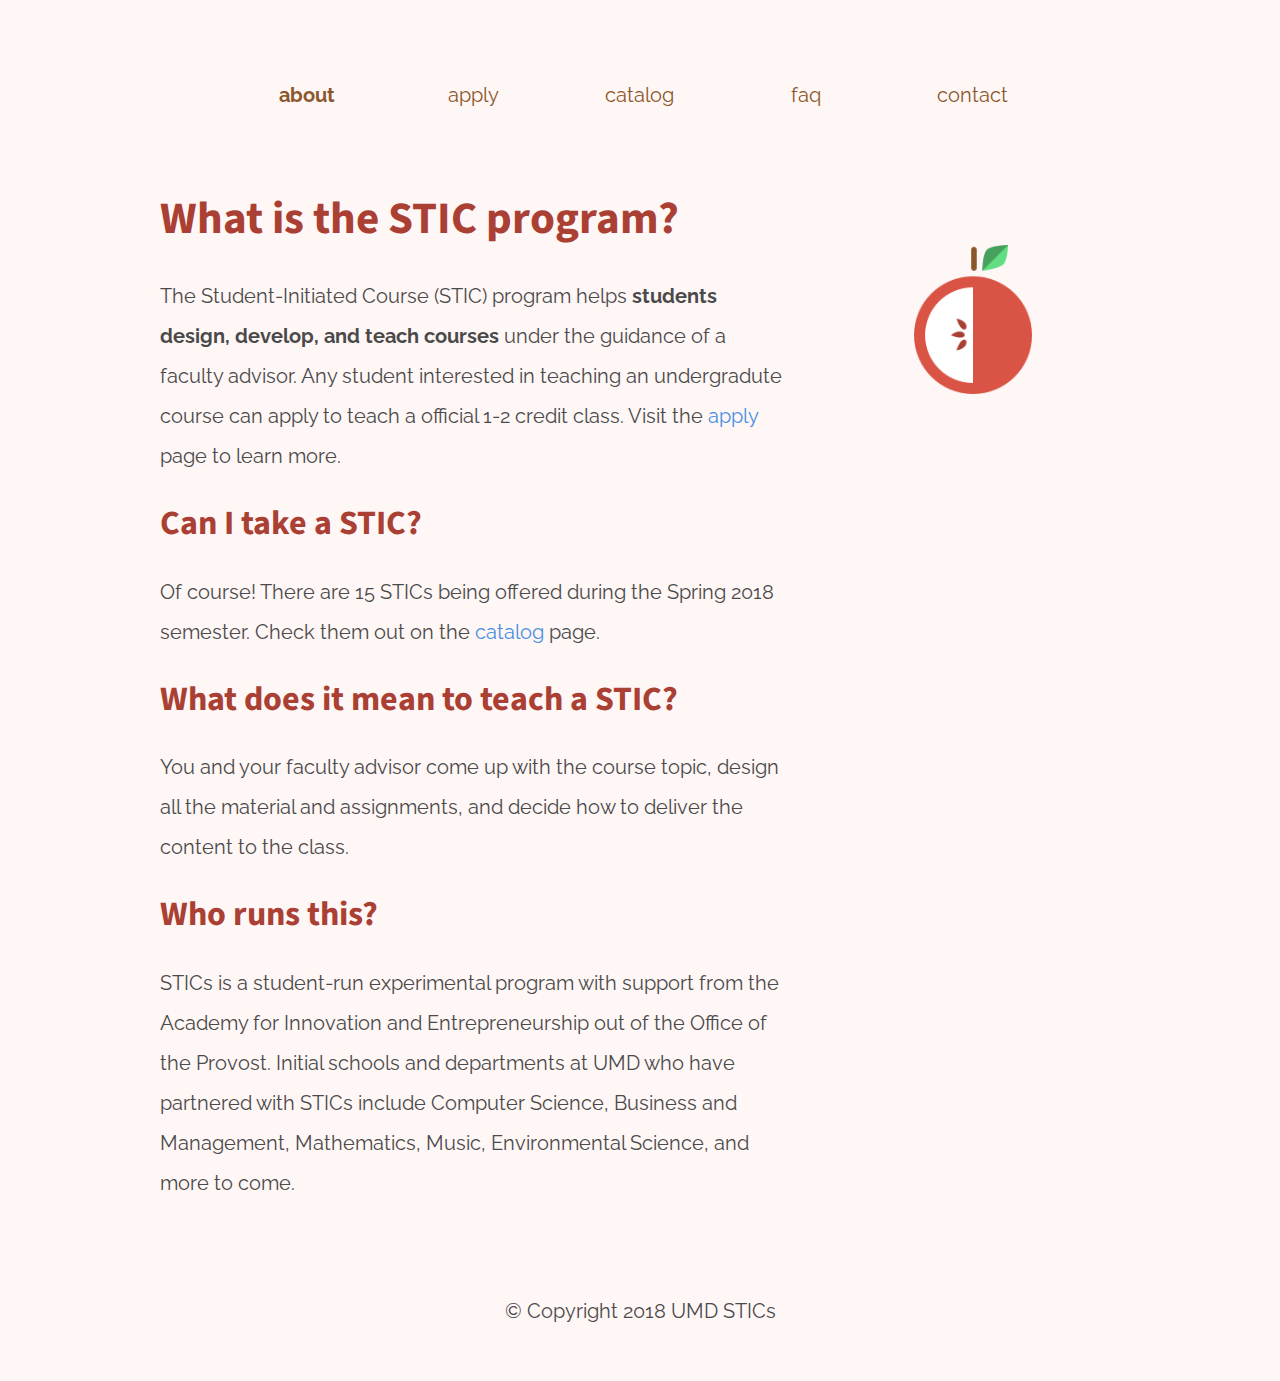
<file: index.html>
<!DOCTYPE html>
<html>

<head>
    <meta charset="UTF-8">
    <title>STICs</title>
    <meta name="viewport" content="width=device-width, initial-scale=1">
    <link rel="stylesheet" type="text/css" href="./css/normalize.css">
    <link rel="stylesheet" type="text/css" href="./css/grid.css">
    <link rel="stylesheet" type="text/css" href="./css/main.css">
    <link href="https://fonts.googleapis.com/css?family=Raleway:400,400i,500,600,700,800,900" rel="stylesheet">
    <link href="https://fonts.googleapis.com/css?family=Source+Sans+Pro" rel="stylesheet">
    <script src="https://ajax.googleapis.com/ajax/libs/jquery/3.2.1/jquery.min.js"></script>
    <link rel="shortcut icon" href="./assets/favicon.ico" />
</head>

<body>
    <div class="container">
        <div class="row nav">
            <div class="offset-by-one two columns navEle">
                <b><a href="./index.html">about</a></b>
            </div>
            <div class="two columns navEle">
                <a href="./apply.html">apply</a>
            </div>
            <div class="two columns navEle">
                <a href="./catalog.html">catalog</a>
            </div>
            <div class="two columns navEle">
                <a href="./faq.html">faq</a>
            </div>
            <div class="two columns navEle">
                <a href="./contact.html">contact</a>
            </div>
        </div>
        <div class="row">
            <div class="eight columns">
                <h1>What is the STIC program?</h1>
                <p>The Student-Initiated Course (STIC) program helps <b>students design, develop, and teach courses</b> under the guidance of a faculty advisor. Any student interested in teaching an undergradute course can apply to teach a official 1-2 credit class. Visit the <a href="./apply.html">apply</a> page to learn more.</p>
                <h2>Can I take a STIC?</h2>
                <p>Of course! There are 15 STICs being offered during the Spring 2018 semester. Check them out on the <a href="./catalog.html">catalog</a> page.</p>
                <h2>What does it mean to teach a STIC?</h2>
                <p>You and your faculty advisor come up with the course topic, design all the material and assignments, and decide how to deliver the content to the class.</p>
                <h2>Who runs this?</h2>
                <p>STICs is a student-run experimental program with support from the Academy for Innovation and Entrepreneurship out of the Office of the Provost. Initial schools and departments at UMD who have partnered with STICs include Computer Science, Business and Management, Mathematics, Music, Environmental Science, and more to come.</p>
            </div>
            <div class="four columns alignCenter">
                <img class="bigApple" src="./assets/apple.png" alt="">
            </div>
        </div>
    </div>
    <div class="text-center">
      <p>© Copyright 2018 UMD STICs</p>
    </div>
    <script type="text/javascript " src="./js/main.js "></script>
</body>

</html>
</file>
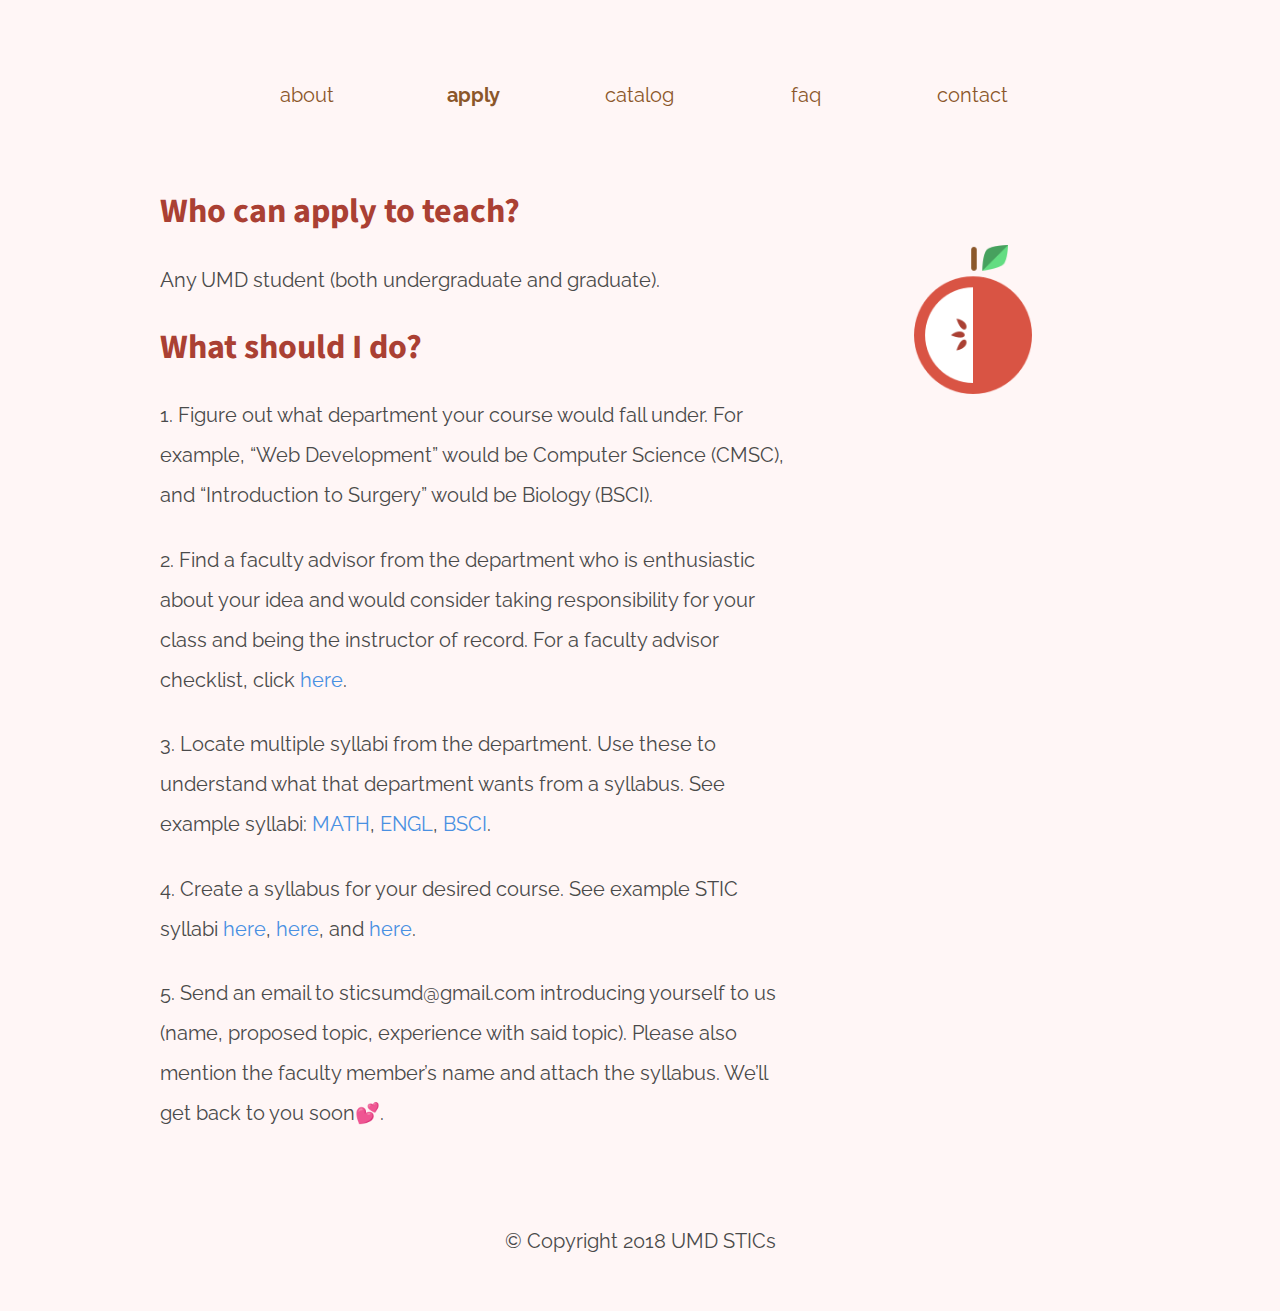
<file: apply.html>
<!DOCTYPE html>
<html>

<head>
    <meta charset="UTF-8">
    <title>STICs</title>
    <meta name="viewport" content="width=device-width, initial-scale=1">
    <link rel="stylesheet" type="text/css" href="./css/normalize.css">
    <link rel="stylesheet" type="text/css" href="./css/grid.css">
    <link rel="stylesheet" type="text/css" href="./css/main.css">
    <link href="https://fonts.googleapis.com/css?family=Raleway:400,400i,500,600,700,800,900" rel="stylesheet">
    <link href="https://fonts.googleapis.com/css?family=Source+Sans+Pro" rel="stylesheet">
    <script src="https://ajax.googleapis.com/ajax/libs/jquery/3.2.1/jquery.min.js"></script>
    <link rel="shortcut icon" href="./assets/favicon.ico" />
</head>

<body>
    <div class="container">
        <div class="row nav">
            <div class="offset-by-one two columns navEle">
                <a href="./index.html">about</a>
            </div>
            <div class="two columns navEle">
                <b><a href="./apply.html">apply</a></b>
            </div>
            <div class="two columns navEle">
                <a href="./catalog.html">catalog</a>
            </div>
            <div class="two columns navEle">
                <a href="./faq.html">faq</a>
            </div>
            <div class="two columns navEle">
                <a href="./contact.html">contact</a>
            </div>
        </div>
        <div class="row">
            <div class="eight columns">
                <h2>Who can apply to teach?</h2>
                <p>Any UMD student (both undergraduate and graduate).</p>
                <h2>What should I do?</h2>
                <p>1. Figure out what department your course would fall under. For example, “Web Development” would be Computer Science (CMSC), and “Introduction to Surgery” would be Biology (BSCI).</p>
                <p>2. Find a faculty advisor from the department who is enthusiastic about your idea and would consider taking responsibility for your class and being the instructor of record. For a faculty advisor checklist, click <a href="https://docs.google.com/document/d/1c81bq5qzxsRwFHC6SItoWc0ya5Zxa4Bq7NvIAlWlfCc/edit?usp=sharing" target="_blank">here</a>.</p>
                <p>3. Locate multiple syllabi from the department. Use these to understand what that department wants from a syllabus. See example syllabi: <a target="_blank" href="https://www.math.umd.edu/~diom/courses/MATH424/syllabus.pdf">MATH</a>, <a href="https://www.english.umd.edu/sites/english.umd.edu/files/syllabusfile/ENGL393-Technical%20Writing%20Fall%202016.pdf" target="_blank">ENGL</a>, <a href="http://grunerlab.umd.edu/BSCI361-Syllabus-S2015.pdf" target="_blank">BSCI</a>.</p>
                <p>4. Create a syllabus for your desired course. See example STIC syllabi <a href="https://github.com/UMD-CS-STICs/389Kfall17" target="_blank">here</a>, <a href="https://www.dropbox.com/s/24nukb21ejyejni/product_design.pdf?dl=0" target="_blank">here</a>, and <a href="https://www.dropbox.com/s/zm6o7igkpcnzxm0/Syllabus%20ENSP399E.pdf?dl=0" target="_blank">here</a>.</p>
                <p>5. Send an email to sticsumd@gmail.com introducing yourself to us (name, proposed topic, experience with said topic). Please also mention the faculty member’s name and attach the syllabus. We’ll get back to you soon&#128149;.</p>
            </div>
            <div class="four columns alignCenter">
                <img class="bigApple" src="./assets/apple.png" alt="">
            </div>
        </div>
    </div>
    <div class="text-center">
      <p>© Copyright 2018 UMD STICs</p>
    </div>
     <script type="text/javascript " src="./js/main.js "></script>
</body>

</html>
</file>
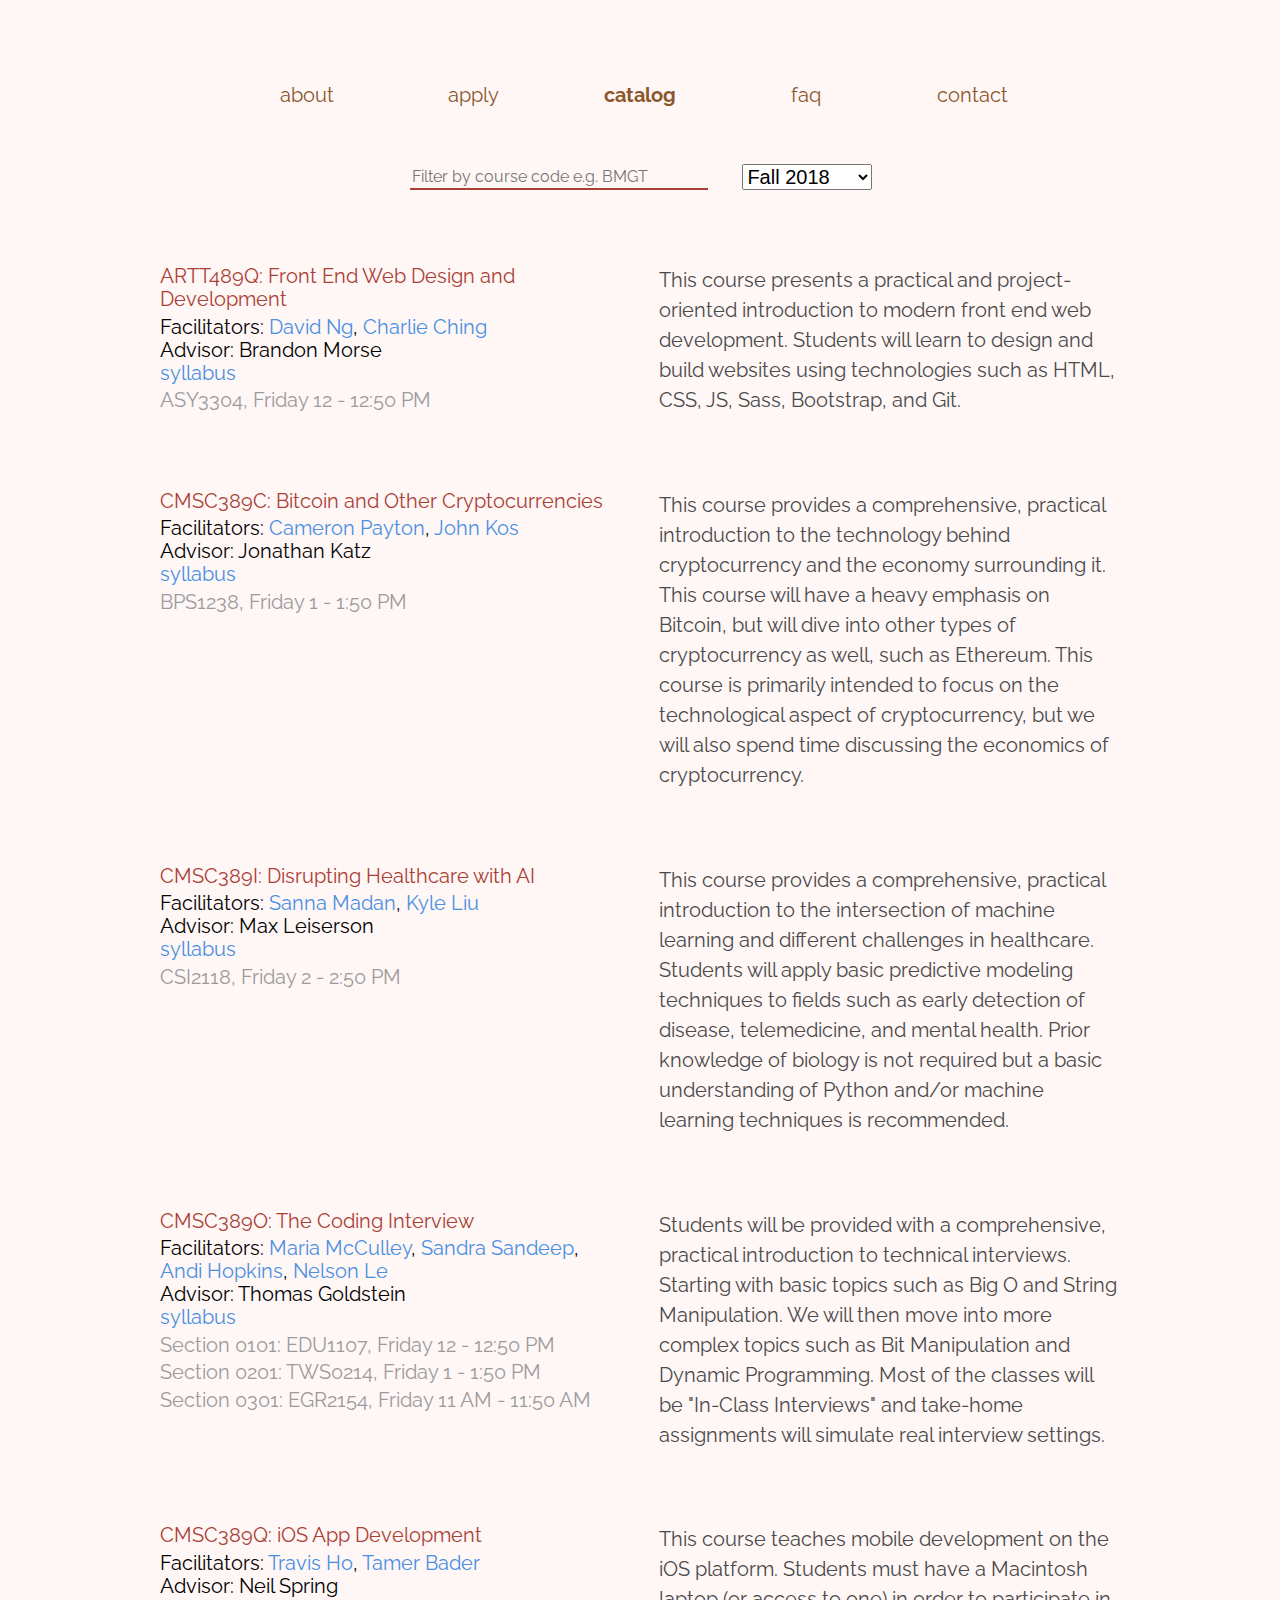
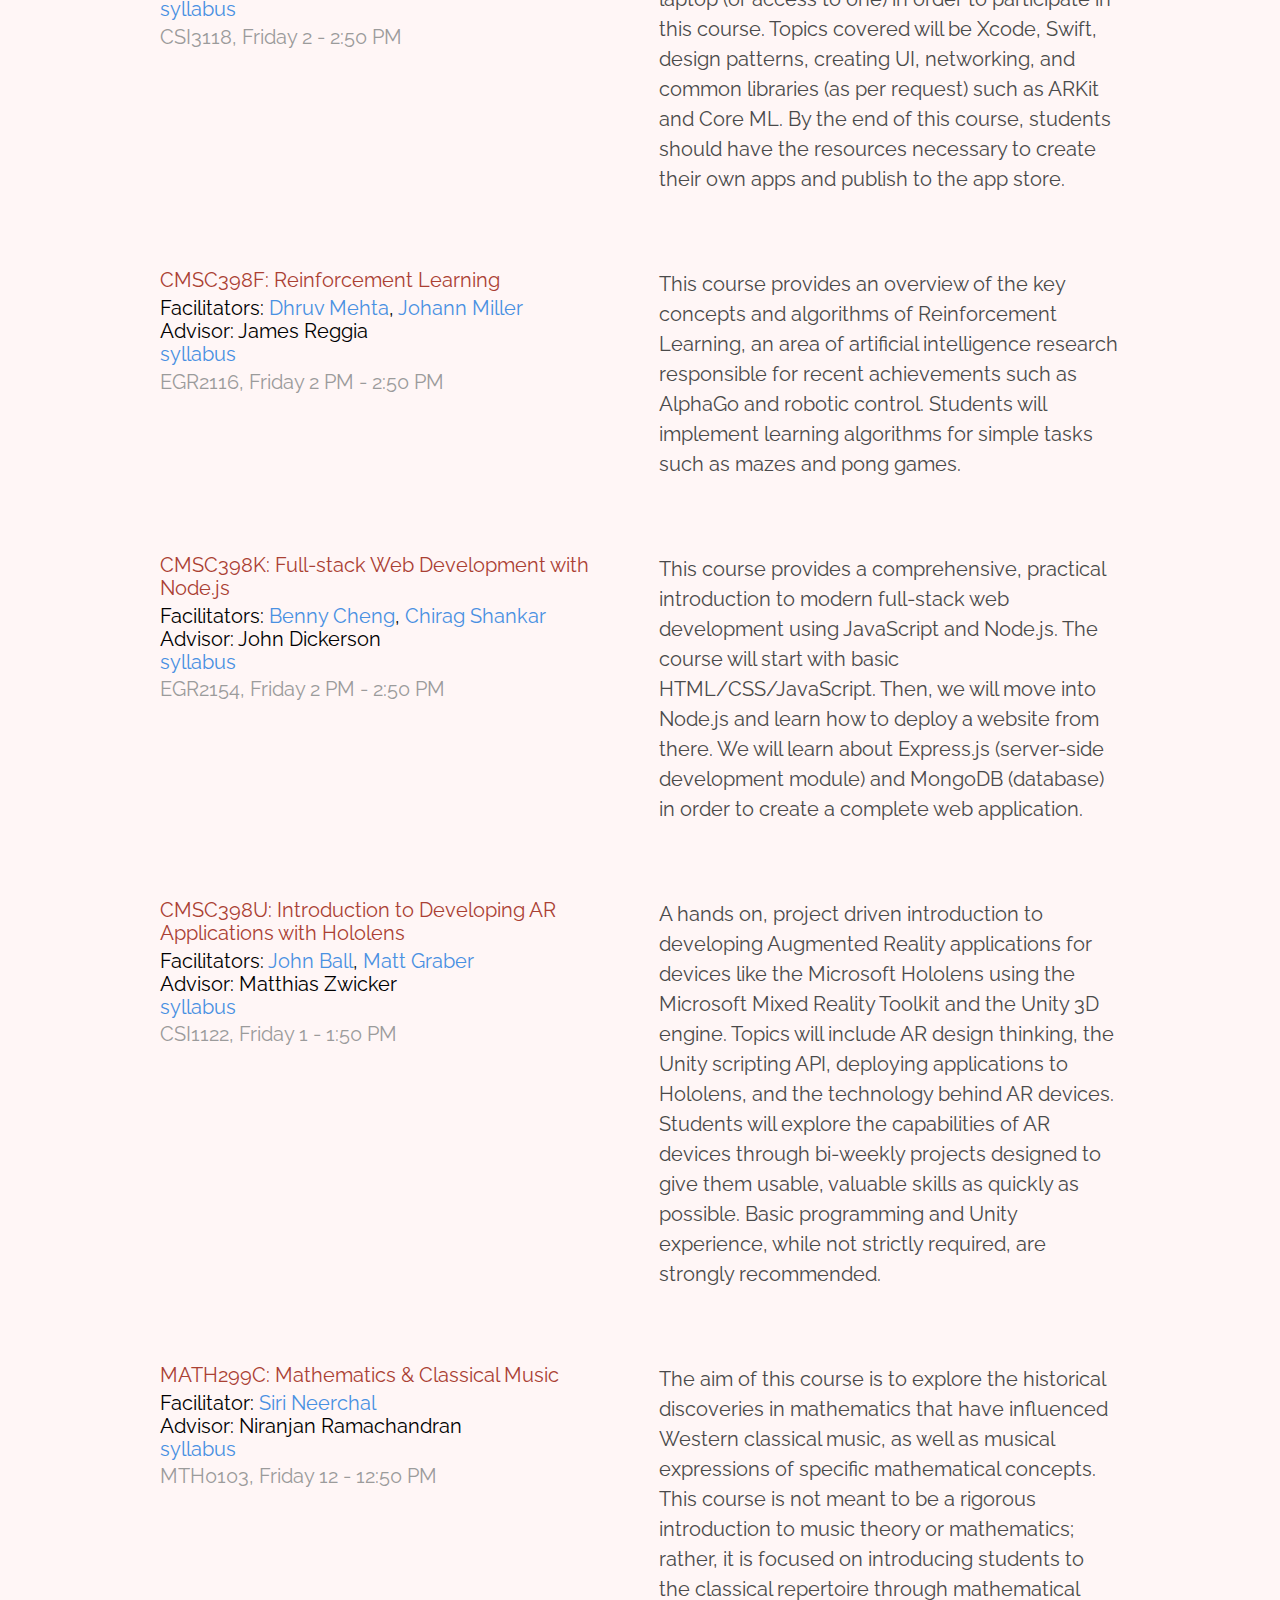
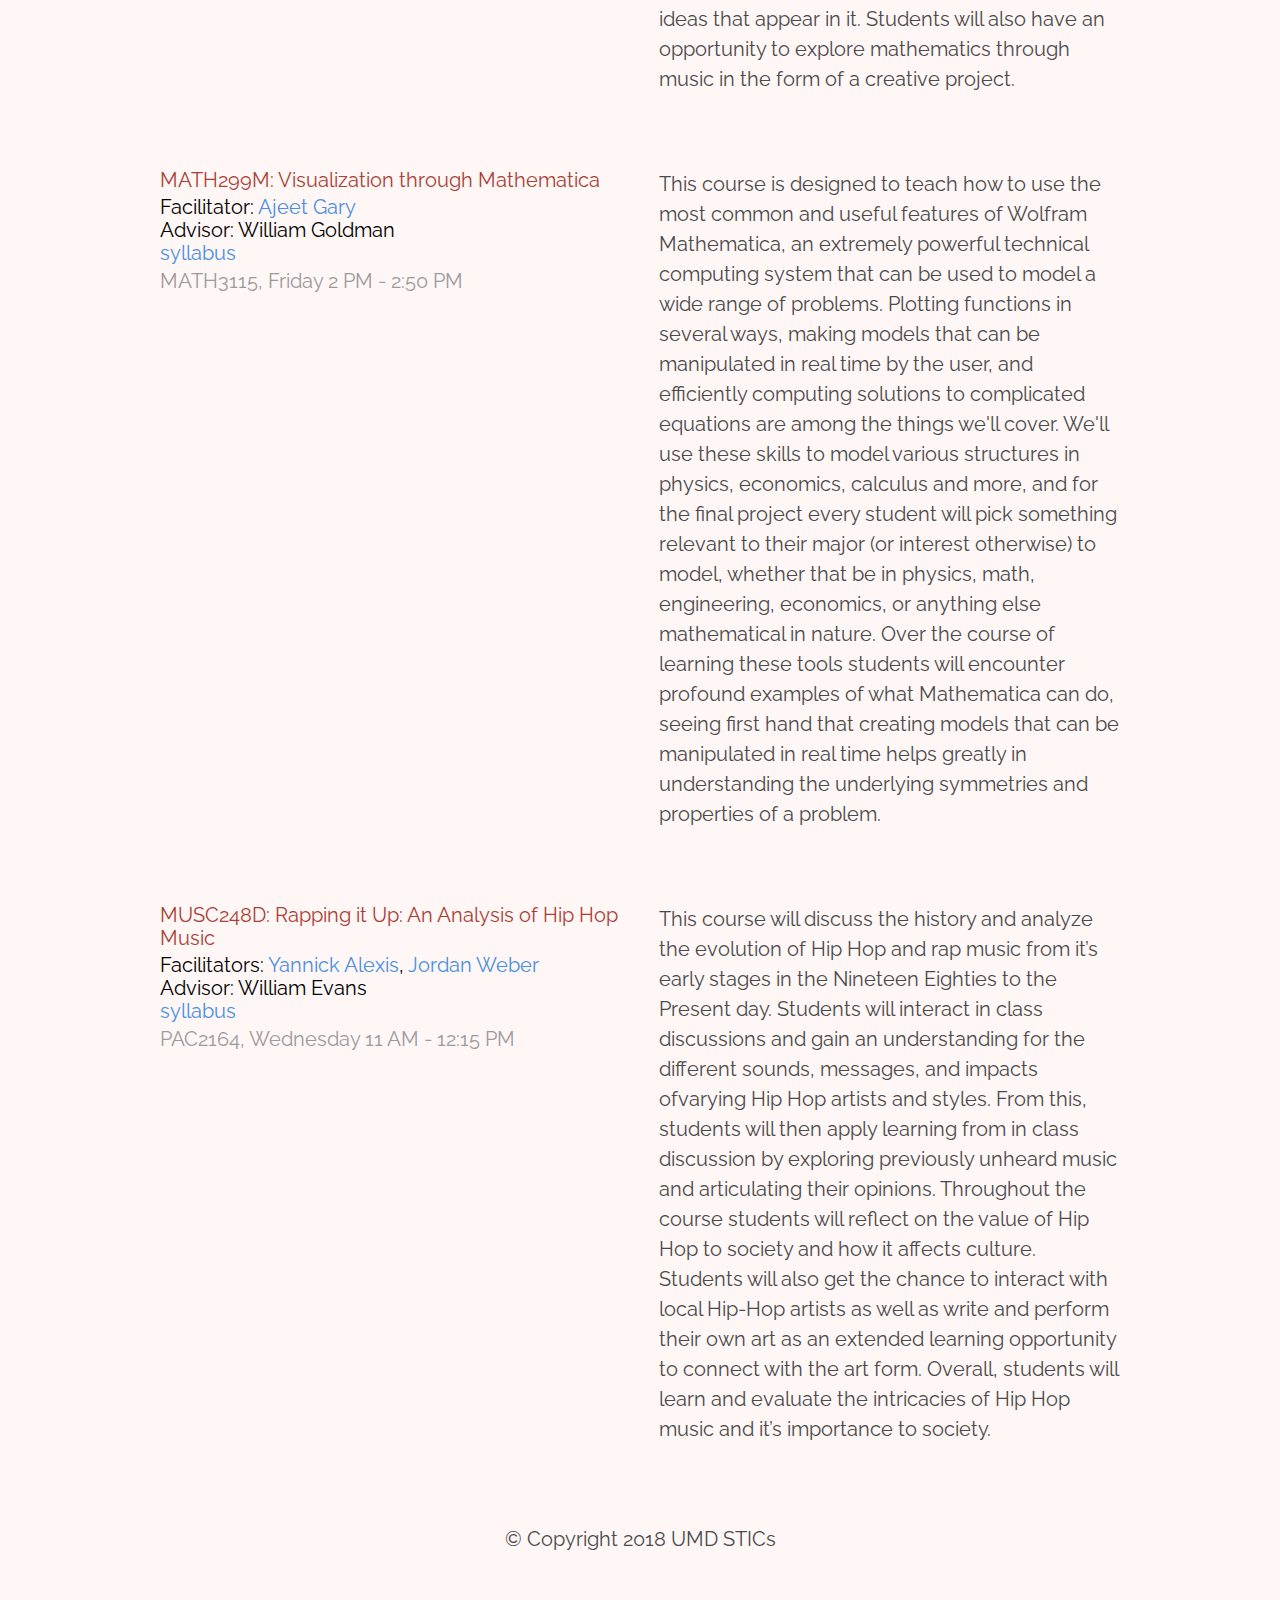
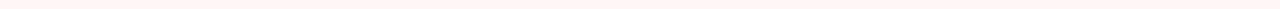
<file: catalog.html>
<!DOCTYPE html>
<html>

<head>
    <meta charset="UTF-8">
    <title>STICs</title>
    <meta name="viewport" content="width=device-width, initial-scale=1">
    <link rel="stylesheet" type="text/css" href="./css/normalize.css">
    <link rel="stylesheet" type="text/css" href="./css/grid.css">
    <link rel="stylesheet" type="text/css" href="./css/main.css">
    <link href="https://fonts.googleapis.com/css?family=Raleway:400,400i,500,600,700,800,900" rel="stylesheet">
    <link href="https://fonts.googleapis.com/css?family=Source+Sans+Pro" rel="stylesheet">
    <script src="https://ajax.googleapis.com/ajax/libs/jquery/3.2.1/jquery.min.js"></script>
    <link rel="shortcut icon" href="./assets/favicon.ico" />
</head>

<body>
    <div class="container">
        <div class="row nav">
            <div class="offset-by-one two columns navEle">
                <a href="./index.html">about</a>
            </div>
            <div class="two columns navEle">
                <a href="./apply.html">apply</a>
            </div>
            <div class="two columns navEle">
                <b><a href="./catalog.html">catalog</a></b>
            </div>
            <div class="two columns navEle">
                <a href="./faq.html">faq</a>
            </div>
            <div class="two columns navEle">
                <a href="./contact.html">contact</a>
            </div>
        </div>
        <div class="row">
            <div class="offset-by-three four columns">
                <input id="catalog" type="text" placeholder="Filter by course code e.g. BMGT">
                <!-- <input type="checkbox" id="check" "> I have a bike -->
            </div>
            <div class="one column select-style">
                <select id="semester">
                    <option value="fall2018">Fall 2018</option>
                    <option value="spring2018">Spring 2018</option>
                    <option value="fall2017">Fall 2017</option>
                    <option value="spring17">Spring 2017</option>
                </select>
            </div>
        </div>
        <div id="displayedCourses">
            <!-- <div class="row entry">
                <div class="six columns verticalCentering">
                    <div class="centeredChild">
                        <div class="title">CMSC389K: Full-stack Web Development with Node.js</div>
                        <a href="">syllabus</a>
                        <div class="hours">CSIC 1120, Fridays 3-3:50PM</div>
                    </div>
                </div>
                <div class="six columns description">
                    This course provides a comprehensive, practical introduction to modern full-stack web development using JavaScript and Node.js. The course will start with basic HTML/CSS/JavaScript. Then, we will move into Node.js and learn how to deploy a website from there. We will learn about Express.js (server-side development module) and MongoDB (database) in order to create a complete web application.
                </div>
            </div> -->
        </div>
    </div>
    <div class="text-center">
      <p>© Copyright 2018 UMD STICs</p>
    </div>
    <script type="text/javascript " src="./js/catalog.js "></script>
</body>

</html>
</file>
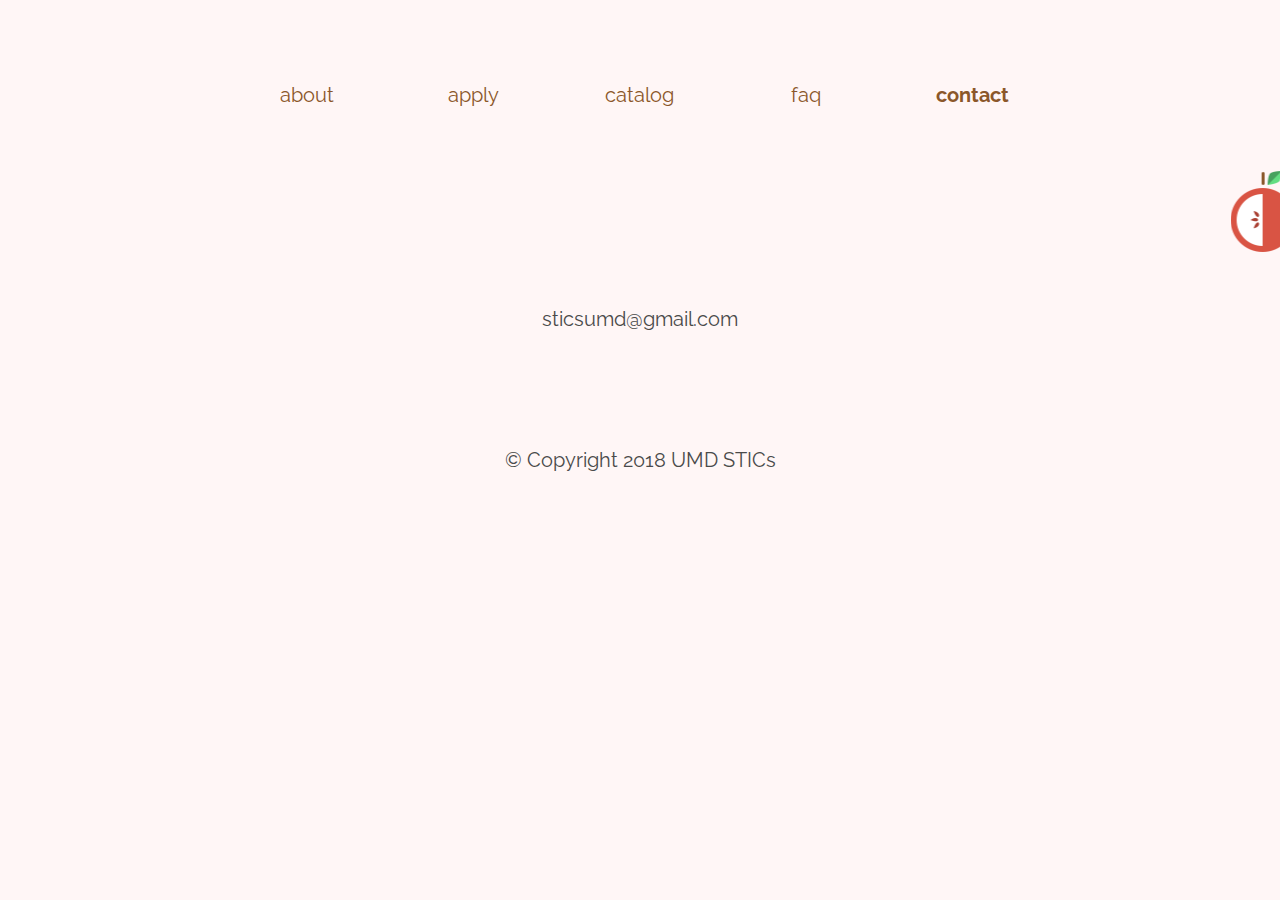
<file: contact.html>
<!DOCTYPE html>
<html>

<head>
    <meta charset="UTF-8">
    <title>STICs</title>
    <meta name="viewport" content="width=device-width, initial-scale=1">
    <link rel="stylesheet" type="text/css" href="./css/normalize.css">
    <link rel="stylesheet" type="text/css" href="./css/grid.css">
    <link rel="stylesheet" type="text/css" href="./css/main.css">
    <link href="https://fonts.googleapis.com/css?family=Raleway:400,400i,500,600,700,800,900" rel="stylesheet">
    <link href="https://fonts.googleapis.com/css?family=Source+Sans+Pro" rel="stylesheet">
    <script src="https://ajax.googleapis.com/ajax/libs/jquery/3.2.1/jquery.min.js"></script>
    <link rel="shortcut icon" href="./assets/favicon.ico" />
</head>

<body>
    <div class="container">
        <div class="row nav">
            <div class="offset-by-one two columns navEle">
                <a href="./index.html">about</a>
            </div>
            <div class="two columns navEle">
                <a href="./apply.html">apply</a>
            </div>
            <div class="two columns navEle">
                <a href="./catalog.html">catalog</a>
            </div>
            <div class="two columns navEle">
                <a href="./faq.html">faq</a>
            </div>
            <div class="two columns navEle">
                <b><a href="./contact.html">contact</a></b>
            </div>
        </div>
    </div>
    <marquee>
        <img id="contactPic" src="./assets/apple.png" alt="">
    </marquee>
    <div class="container">
        <div class="row alignCenter">
            <p>sticsumd@gmail.com</p>
        </div>
    </div>
    <div class="text-center">
      <p>© Copyright 2018 UMD STICs</p>
    </div>
    <script type="text/javascript " src="./js/main.js "></script>
</body>

</html>
</file>
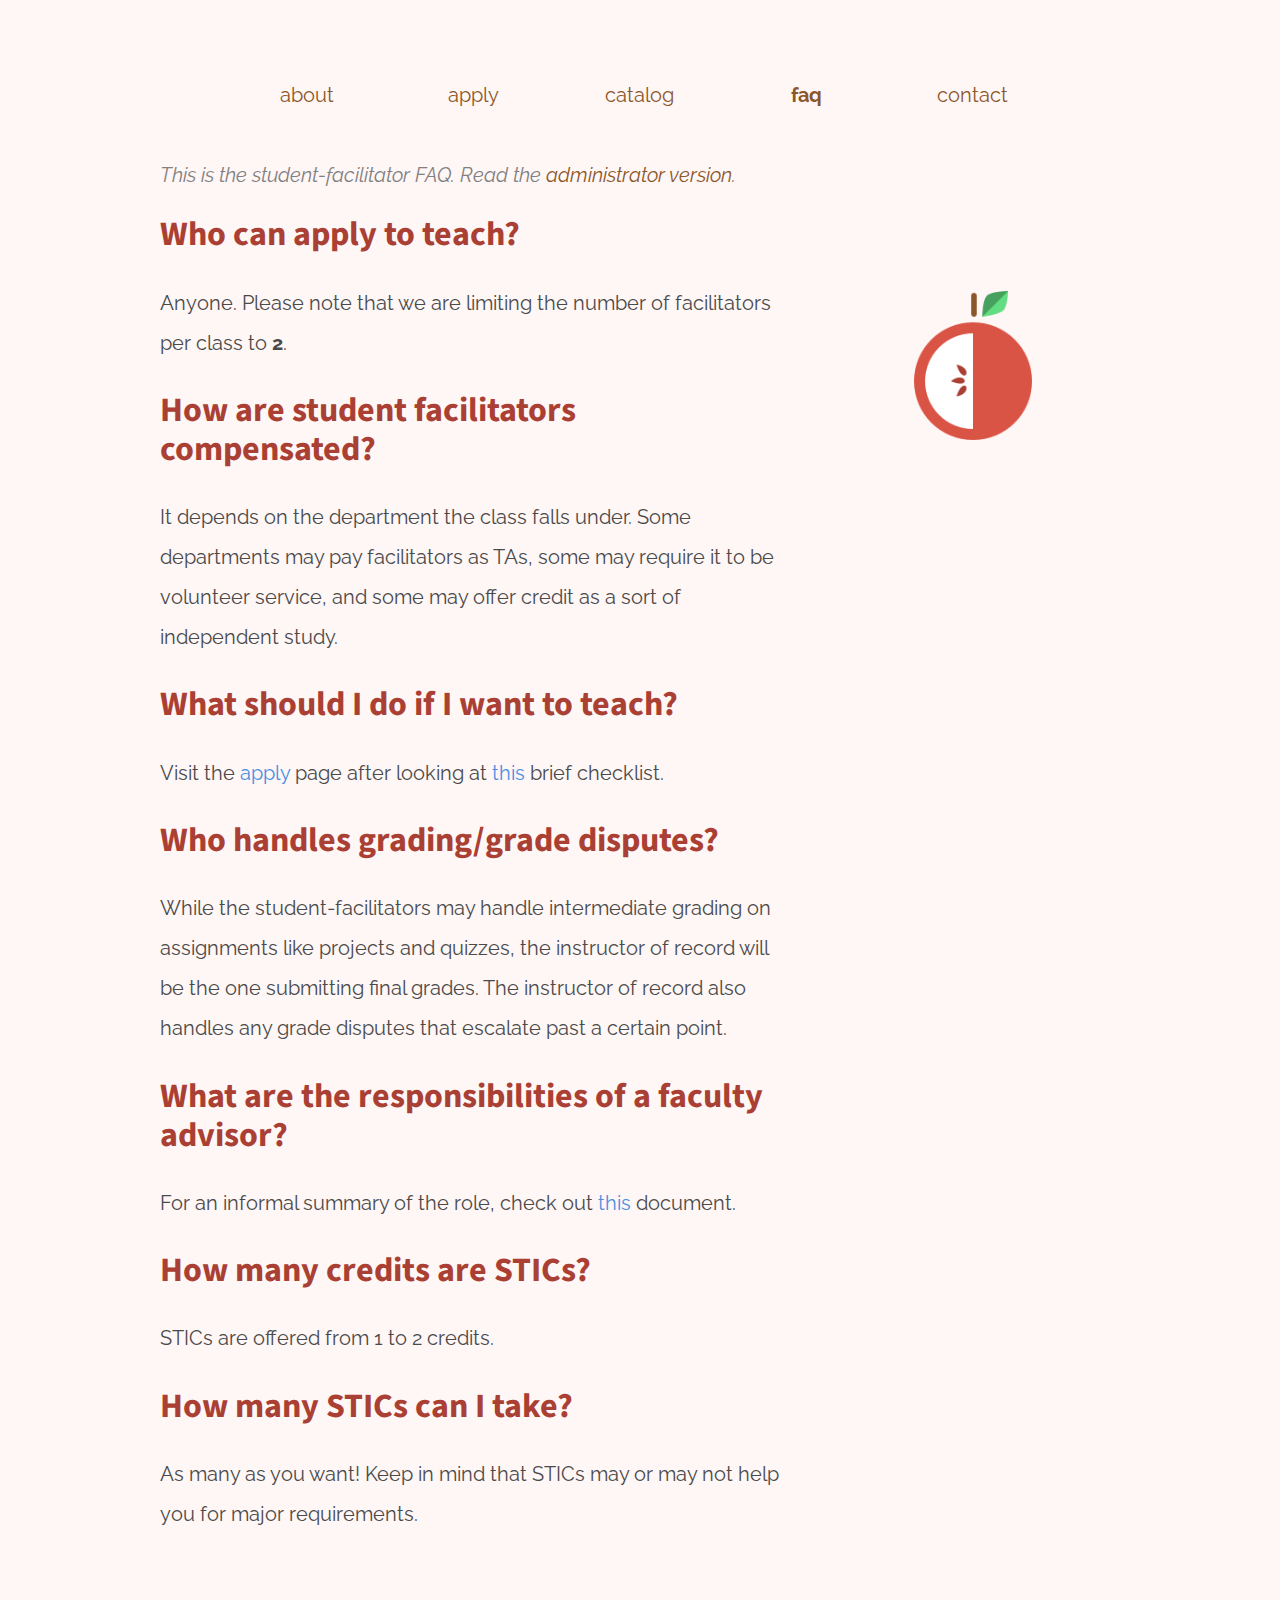
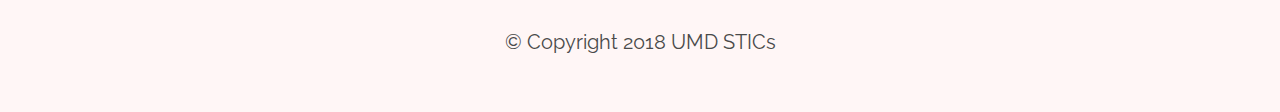
<file: faq.html>
<!DOCTYPE html>
<html>

<head>
    <meta charset="UTF-8">
    <title>STICs</title>
    <meta name="viewport" content="width=device-width, initial-scale=1">
    <link rel="stylesheet" type="text/css" href="./css/normalize.css">
    <link rel="stylesheet" type="text/css" href="./css/grid.css">
    <link rel="stylesheet" type="text/css" href="./css/main.css">
    <link href="https://fonts.googleapis.com/css?family=Raleway:400,400i,500,600,700,800,900" rel="stylesheet">
    <link href="https://fonts.googleapis.com/css?family=Source+Sans+Pro" rel="stylesheet">
    <script src="https://ajax.googleapis.com/ajax/libs/jquery/3.2.1/jquery.min.js"></script>
    <link rel="shortcut icon" href="./assets/favicon.ico" />
</head>

<body>
    <div class="container">
        <div class="row nav">
            <div class="offset-by-one two columns navEle">
                <a href="./index.html">about</a>
            </div>
            <div class="two columns navEle">
                <a href="./apply.html">apply</a>
            </div>
            <div class="two columns navEle">
                <a href="./catalog.html">catalog</a>
            </div>
            <div class="two columns navEle">
                <b><a href="./faq.html">faq</a></b>
            </div>
            <div class="two columns navEle">
                <a href="./contact.html">contact</a>
            </div>
        </div>
        <div class="row faqHelperText">
            <i>This is the student-facilitator FAQ. Read the <a href="./faq_administrators.html">administrator version</a>.</i>
        </div>
        <div class="row">
            <div class="eight columns">
                <h2>Who can apply to teach?</h2>
                <p>Anyone. Please note that we are limiting the number of facilitators per class to <b>2</b>.</p>
                <h2>How are student facilitators compensated?</h2>
                <p>It depends on the department the class falls under. Some departments may pay facilitators as TAs, some may require it to be volunteer service, and some may offer credit as a sort of independent study.</p>
                <h2>What should I do if I want to teach?</h2>
                <p>Visit the <a href="./apply.html">apply</a> page after looking at <a href="https://docs.google.com/document/d/1dquY1L-s6lDlPWRnKdj6QRErvRCBu_-A1marOU8cn30/edit?usp=sharing" target="_blank">this</a> brief checklist.</p>
                <h2>Who handles grading/grade disputes?</h2>
                <p>While the student-facilitators may handle intermediate grading on assignments like projects and quizzes, the instructor of record will be the one submitting final grades. The instructor of record also handles any grade disputes that escalate past a certain point.</p>
                <h2>What are the responsibilities of a faculty advisor?</h2>
                <p>For an informal summary of the role, check out <a href="https://docs.google.com/document/d/1c81bq5qzxsRwFHC6SItoWc0ya5Zxa4Bq7NvIAlWlfCc/edit?usp=sharing" target="_blank">this</a> document.</p>
                <h2>How many credits are STICs?</h2>
                <p>STICs are offered from 1 to 2 credits.</p>
                <h2>How many STICs can I take?</h2>
                <p>As many as you want! Keep in mind that STICs may or may not help you for major requirements.</p>
            </div>
            <div class="four columns alignCenter">
                <img class="bigApple" src="./assets/apple.png" alt="">
            </div>
        </div>
    </div>
    <div class="text-center">
      <p>© Copyright 2018 UMD STICs</p>
    </div>
    <script type="text/javascript " src="./js/main.js "></script>

</body>

</html>
</file>
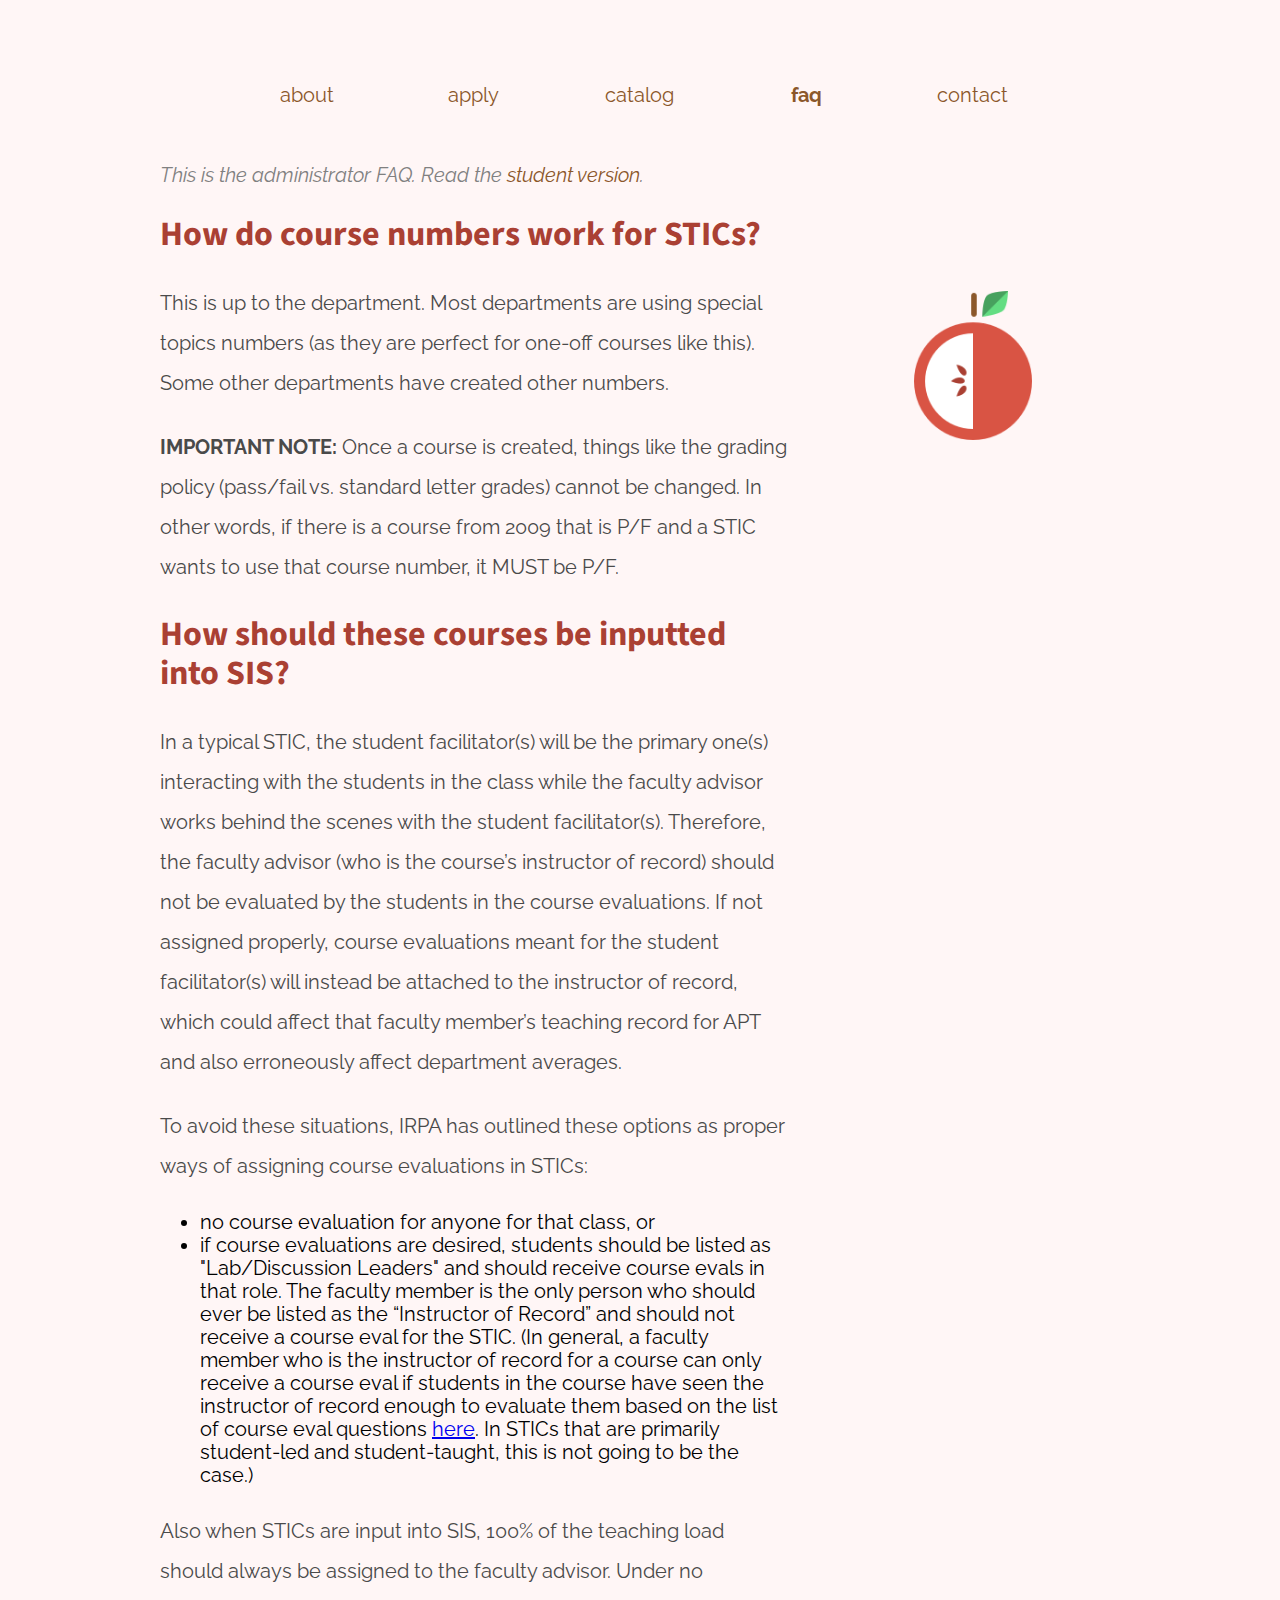
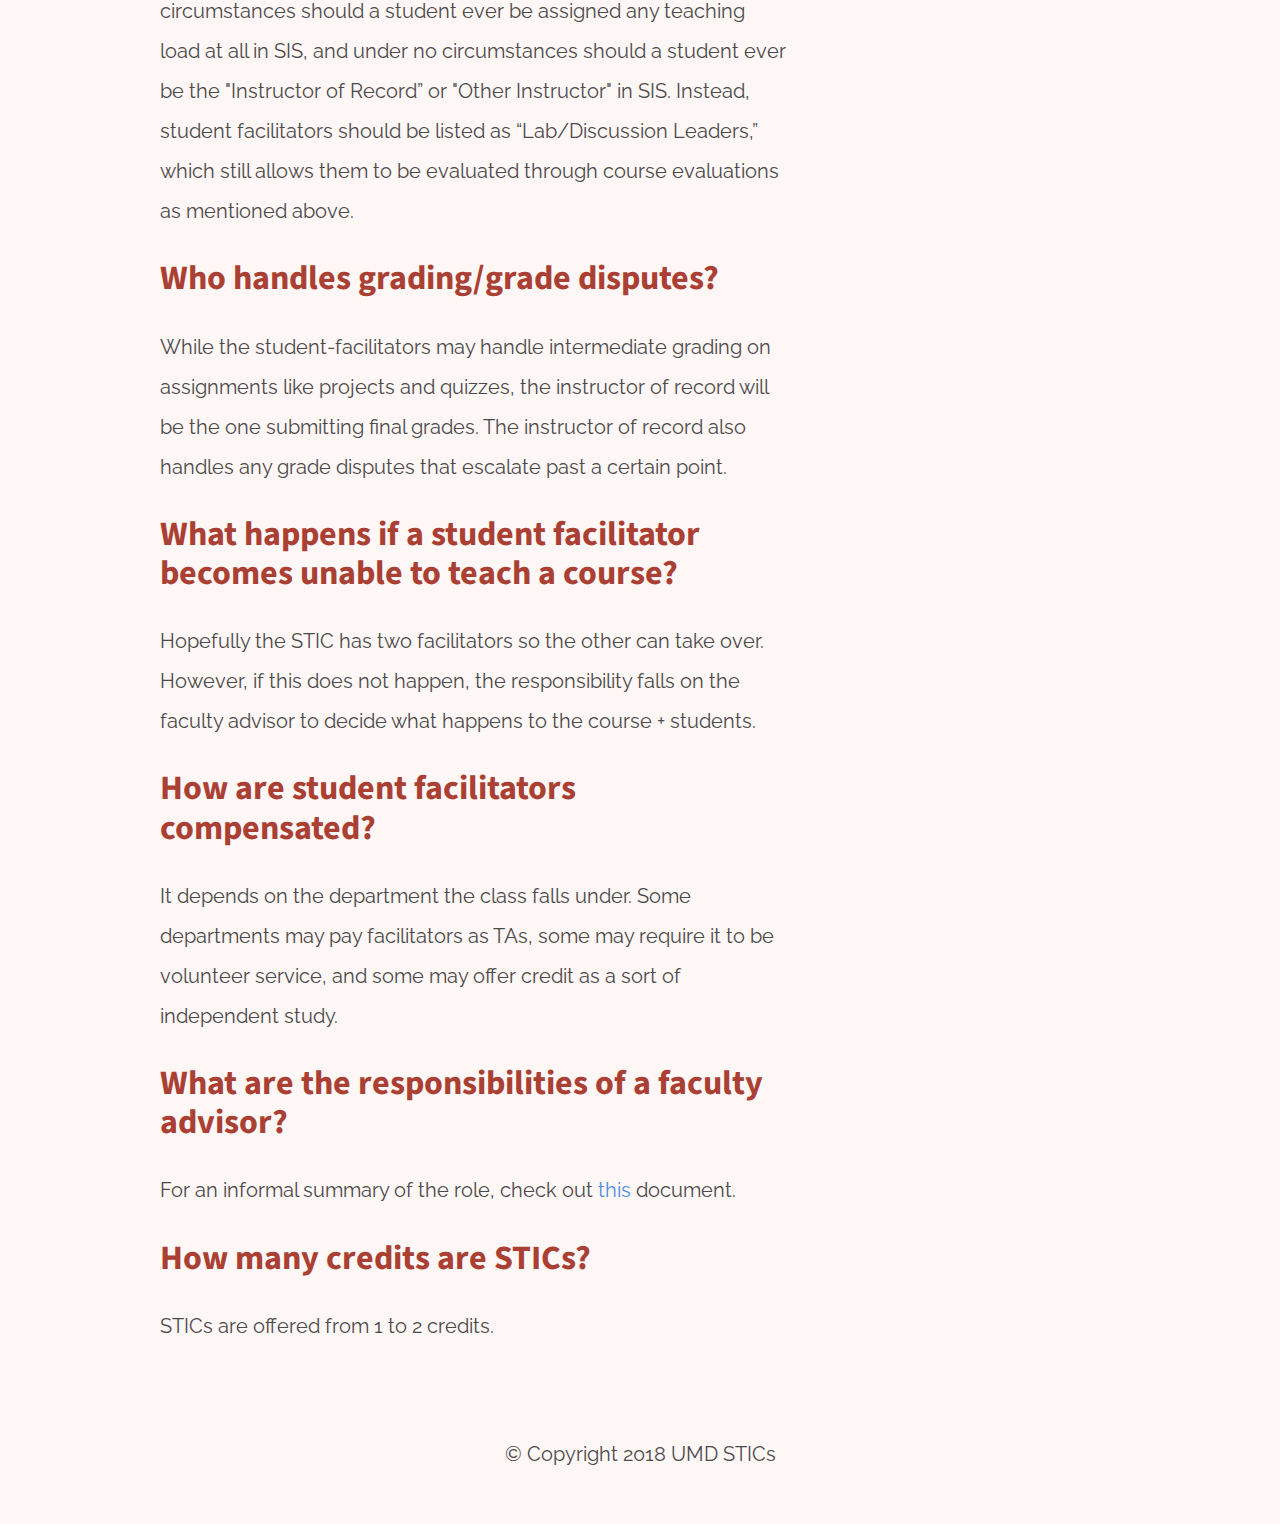
<file: faq_administrators.html>
<!DOCTYPE html>
<html>

<head>
    <meta charset="UTF-8">
    <title>STICs</title>
    <meta name="viewport" content="width=device-width, initial-scale=1">
    <link rel="stylesheet" type="text/css" href="./css/normalize.css">
    <link rel="stylesheet" type="text/css" href="./css/grid.css">
    <link rel="stylesheet" type="text/css" href="./css/main.css">
    <link href="https://fonts.googleapis.com/css?family=Raleway:400,400i,500,600,700,800,900" rel="stylesheet">
    <link href="https://fonts.googleapis.com/css?family=Source+Sans+Pro" rel="stylesheet">
    <script src="https://ajax.googleapis.com/ajax/libs/jquery/3.2.1/jquery.min.js"></script>
    <link rel="shortcut icon" href="./assets/favicon.ico" />
</head>

<body>
    <div class="container">
        <div class="row nav">
            <div class="offset-by-one two columns navEle">
                <a href="./index.html">about</a>
            </div>
            <div class="two columns navEle">
                <a href="./apply.html">apply</a>
            </div>
            <div class="two columns navEle">
                <a href="./catalog.html">catalog</a>
            </div>
            <div class="two columns navEle">
                <b><a href="./faq.html">faq</a></b>
            </div>
            <div class="two columns navEle">
                <a href="./contact.html">contact</a>
            </div>
        </div>
        <div class="row faqHelperText">
            <i>This is the administrator FAQ. Read the <a href="./faq.html">student version</a>.</i>
        </div>
        <div class="row">
            <div class="eight columns">
                <h2>How do course numbers work for STICs?</h2>
                <p>This is up to the department. Most departments are using special topics numbers (as they are perfect for one-off courses like this). Some other departments have created other numbers.</p>
                <p><b>IMPORTANT NOTE:</b> Once a course is created, things like the grading policy (pass/fail vs. standard letter grades) cannot be changed. In other words, if there is a course from 2009 that is P/F and a STIC wants to use that course number, it MUST be P/F.</p>
                <h2>How should these courses be inputted into SIS?</h2>
                <p>In a typical STIC, the student facilitator(s) will be the primary one(s) interacting with the students in the class while the faculty advisor works behind the scenes with the student facilitator(s). Therefore, the faculty advisor (who is the course’s instructor of record) should not be evaluated by the students in the course evaluations. If not assigned properly, course evaluations meant for the student facilitator(s) will instead be attached to the instructor of record, which could affect that faculty member’s teaching record for APT and also erroneously affect department averages. </p>
                <p>To avoid these situations, IRPA has outlined these options as proper ways of assigning course evaluations in STICs:</p>
                <ul>
                    <li>no course evaluation for anyone for that class, or</li>
                    <li>if course evaluations are desired, students should be listed as "Lab/Discussion Leaders" and should receive course evals in that role. The faculty member is the only person who should ever be listed as the “Instructor of Record” and should not receive a course eval for the STIC. (In general, a faculty member who is the instructor of record for a course can only receive a course eval if students in the course have seen the instructor of record enough to evaluate them based on the list of course eval questions <a href="https://confluence.umd.edu/display/courseeval/Course+Evaluation+Items">here</a>. In STICs that are primarily student-led and student-taught, this is not going to be the case.)</li>
                </ul>
                <p>Also when STICs are input into SIS, 100% of the teaching load should always be assigned to the faculty advisor. Under no circumstances should a student ever be assigned any teaching load at all in SIS, and under no circumstances should a student ever be the "Instructor of Record” or "Other Instructor" in SIS. Instead, student facilitators should be listed as “Lab/Discussion Leaders,” which still allows them to be evaluated through course evaluations as mentioned above. </p>
                <h2>Who handles grading/grade disputes?</h2>
                <p>While the student-facilitators may handle intermediate grading on assignments like projects and quizzes, the instructor of record will be the one submitting final grades. The instructor of record also handles any grade disputes that escalate past a certain point.</p>
                <h2>What happens if a student facilitator becomes unable to teach a course?</h2>
                <p>Hopefully the STIC has two facilitators so the other can take over. However, if this does not happen, the responsibility falls on the faculty advisor to decide what happens to the course + students.</p>
                <h2>How are student facilitators compensated?</h2>
                <p>It depends on the department the class falls under. Some departments may pay facilitators as TAs, some may require it to be volunteer service, and some may offer credit as a sort of independent study.</p>
                <h2>What are the responsibilities of a faculty advisor?</h2>
                <p>For an informal summary of the role, check out <a href="https://docs.google.com/document/d/1c81bq5qzxsRwFHC6SItoWc0ya5Zxa4Bq7NvIAlWlfCc/edit?usp=sharing" target="_blank">this</a> document.</p>
                <h2>How many credits are STICs?</h2>
                <p>STICs are offered from 1 to 2 credits.</p>
            </div>
            <div class="four columns alignCenter">
                <img class="bigApple" src="./assets/apple.png" alt="">
            </div>
        </div>
    </div>
    <div class="text-center">
      <p>© Copyright 2018 UMD STICs</p>
    </div>
    <script type="text/javascript " src="./js/main.js "></script>

</body>

</html>
</file>
<file: css/grid.css>
/*
* Skeleton V2.0.4
* Copyright 2014, Dave Gamache
* www.getskeleton.com
* Free to use under the MIT license.
* http://www.opensource.org/licenses/mit-license.php
* 12/29/2014
*/

/* Table of contents
––––––––––––––––––––––––––––––––––––––––––––––––––
- Grid
- Base Styles
- Typography
- Links
- Buttons
- Forms
- Lists
- Code
- Tables
- Spacing
- Utilities
- Clearing
- Media Queries
*/

/* Grid
–––––––––––––––––––––––––––––––––––––––––––––––––– */

.container {
    position: relative;
    width: 100%;
    max-width: 960px;
    margin: 0 auto;
    padding: 0 20px;
    box-sizing: border-box;
    margin-bottom: 5%;
}

.column, .columns {
    width: 100%;
    float: left;
    box-sizing: border-box;
}

/* For devices larger than 400px */

@media (min-width: 400px) {
    .container {
        width: 85%;
        padding: 0;
    }
}

/* For devices larger than 550px */

@media (min-width: 550px) {
    .container {
        width: 80%;
    }
    .column, .columns {
        margin-left: 4%;
    }
    .column:first-child, .columns:first-child {
        margin-left: 0;
    }
    .one.column, .one.columns {
        width: 4.66666666667%;
    }
    .two.columns {
        width: 13.3333333333%;
    }
    .three.columns {
        width: 22%;
    }
    .four.columns {
        width: 30.6666666667%;
    }
    .five.columns {
        width: 39.3333333333%;
    }
    .six.columns {
        width: 48%;
    }
    .seven.columns {
        width: 56.6666666667%;
    }
    .eight.columns {
        width: 65.3333333333%;
    }
    .nine.columns {
        width: 74.0%;
    }
    .ten.columns {
        width: 82.6666666667%;
    }
    .eleven.columns {
        width: 91.3333333333%;
    }
    .twelve.columns {
        width: 100%;
        margin-left: 0;
    }
    .one-third.column {
        width: 30.6666666667%;
    }
    .two-thirds.column {
        width: 65.3333333333%;
    }
    .one-half.column {
        width: 48%;
    }
    /* Offsets */
    .offset-by-one.column, .offset-by-one.columns {
        margin-left: 8.66666666667%;
    }
    .offset-by-two.column, .offset-by-two.columns {
        margin-left: 17.3333333333%;
    }
    .offset-by-three.column, .offset-by-three.columns {
        margin-left: 26%;
    }
    .offset-by-four.column, .offset-by-four.columns {
        margin-left: 34.6666666667%;
    }
    .offset-by-five.column, .offset-by-five.columns {
        margin-left: 43.3333333333%;
    }
    .offset-by-six.column, .offset-by-six.columns {
        margin-left: 52%;
    }
    .offset-by-seven.column, .offset-by-seven.columns {
        margin-left: 60.6666666667%;
    }
    .offset-by-eight.column, .offset-by-eight.columns {
        margin-left: 69.3333333333%;
    }
    .offset-by-nine.column, .offset-by-nine.columns {
        margin-left: 78.0%;
    }
    .offset-by-ten.column, .offset-by-ten.columns {
        margin-left: 86.6666666667%;
    }
    .offset-by-eleven.column, .offset-by-eleven.columns {
        margin-left: 95.3333333333%;
    }
    .offset-by-one-third.column, .offset-by-one-third.columns {
        margin-left: 34.6666666667%;
    }
    .offset-by-two-thirds.column, .offset-by-two-thirds.columns {
        margin-left: 69.3333333333%;
    }
    .offset-by-one-half.column, .offset-by-one-half.columns {
        margin-left: 52%;
    }
}
</file>
<file: css/main.css>
body {
    background-color: #FFF6F6;
    font-family: 'Raleway', sans-serif;
    font-size: 1.25em;
}

.nav a {
    text-decoration: none;
    color: #8B572A;
}

.row:after {
    content: "";
    display: table;
    clear: both;
}

.nav {
    color: #8B572A;
    margin-top: 8.7%;
    margin-bottom: 6%;
}

.navEle {
    text-align: center;
}

h1 {
    font-family: 'Source Sans Pro', sans-serif;
    font-size: 2.25em;
    color: #AA4033;
}

h2 {
    font-family: 'Source Sans Pro', sans-serif;
    font-size: 1.7em;
    color: #AA4033;
}

p {
    color: #4A4A4A;
    letter-spacing: 0;
    line-height: 2em;
    margin-top: 3.9%;
    margin-bottom: 3.9%;
}

p a {
    color: #4990E2;
    text-decoration: none;
}

.verticalCentering a {
    color: #4990E2;
    text-decoration: none;
}

.entry {
    margin-bottom: 7.8%;
}

input {
    border: 0;
    outline: 0;
    background: transparent;
    border-bottom: 2px solid #AA4033;
    font-family: 'Raleway', sans-serif;
    width: 100%;
    font-size: 0.8em;
    color: rgba(152, 152, 152, 0.4);
}

#displayedCourses {
    margin-top: 7.8%;
}

.title {
    color: #AA4033;
    margin-bottom: 1%;
}

.hours {
    margin-top: 1%;
    color: #9B9B9B;
}

.description {
    color: #4A4A4A;
    line-height: 1.5em;
}

#contactPic {
    width: 5%;
    -webkit-transition: -webkit-transform .8s ease-in-out;
    -ms-transition: -ms-transform .8s ease-in-out;
    transition: transform .8s ease-in-out;
}

#contactPic:hover {
    transform: rotate(360deg);
    -ms-transform: rotate(360deg);
    -webkit-transform: rotate(360deg);
}

.alignCenter {
    text-align: center;
}

.bigApple {
    width: 40%;
    padding-bottom: 10%;
    position: relative;
    transition: all .2s ease-in-out;
}

.bigApple:hover {
    /* transform: scale(1.1); */
    width: 42%;
    -webkit-filter: drop-shadow(0 26px 26px rgba(0, 0, 0, 0.2));
    filter: drop-shadow(0 26px 26px rgba(0, 0, 0, 0.2));
}

.faqHelperText {
    color: grey;
}

.faqHelperText a {
    text-decoration: none;
    color: #8B572A;
}

.text-center {
  text-align: center;
}
</file>
